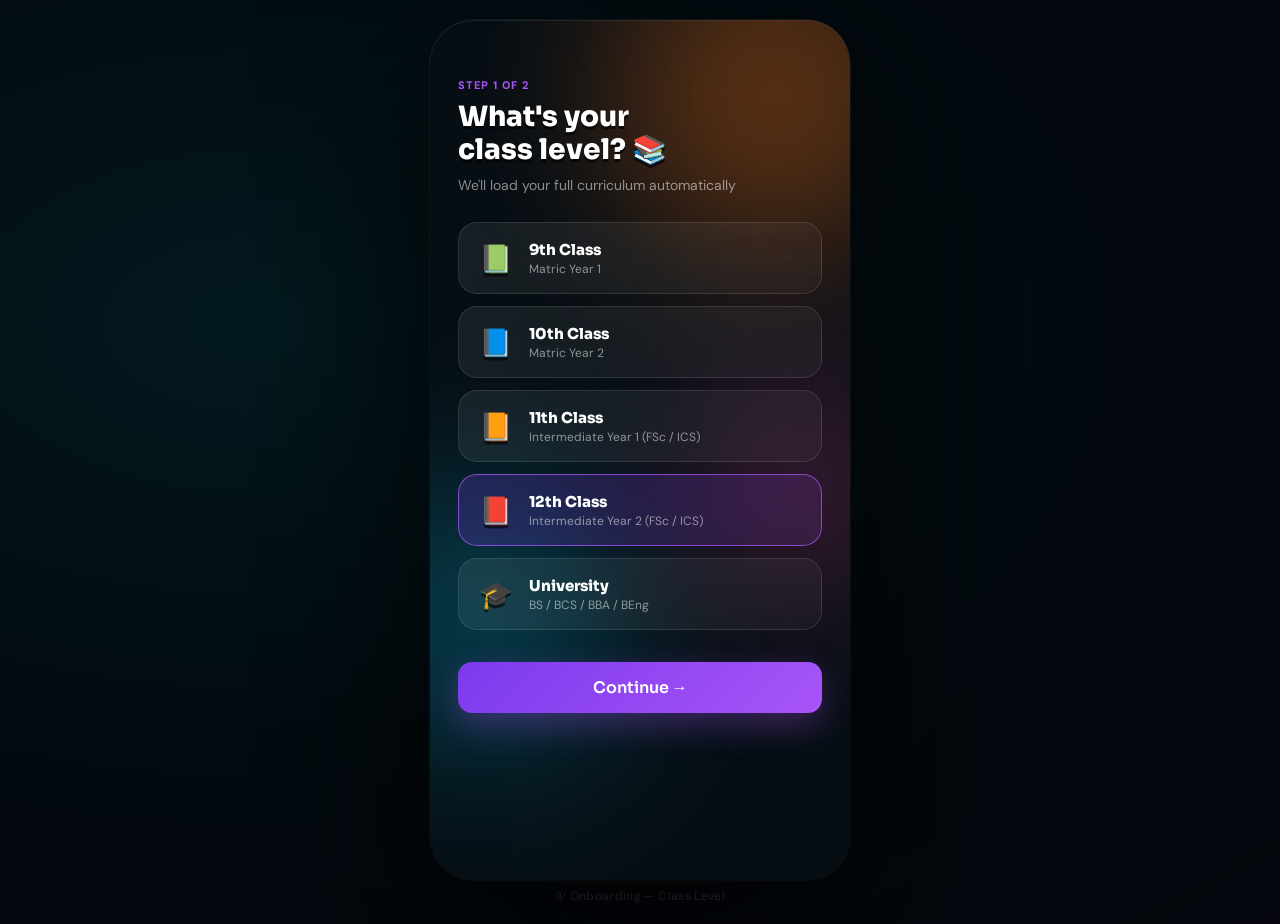
<file: analytics.html>
<!DOCTYPE html>
<html lang="en">
<head>
  <meta charset="UTF-8">
  <meta name="viewport" content="width=device-width, initial-scale=1.0">
  <title>EduMate Analytics</title>
  <meta http-equiv="refresh" content="0; url=dashboard.html">
</head>
<body>
  <script>window.location.replace('dashboard.html');</script>
</body>
</html>
</file>
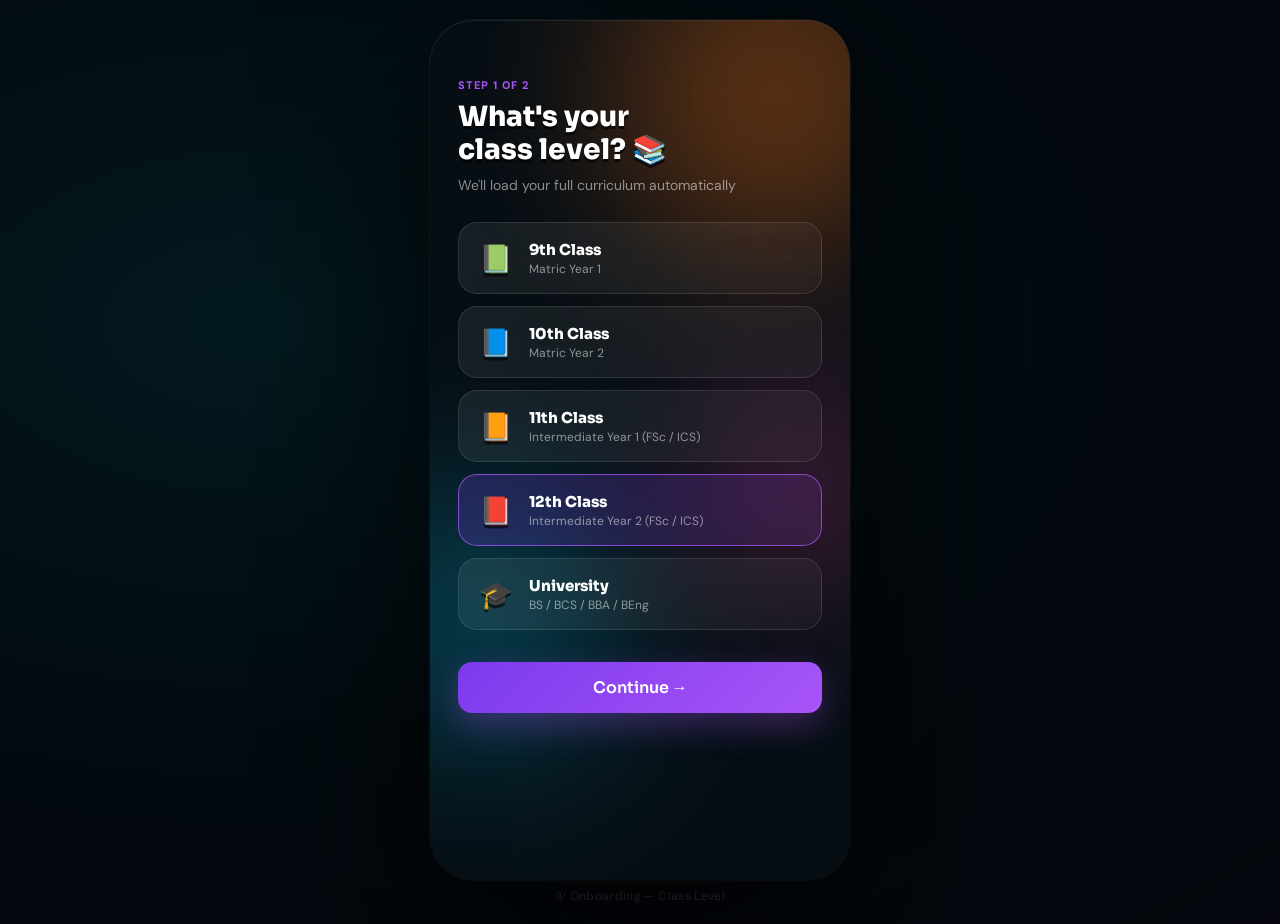
<file: dashboard.html>
<!DOCTYPE html>
<html lang="en">
<head>
  <meta charset="UTF-8">
  <meta name="viewport" content="width=device-width, initial-scale=1.0">
  <title>EduMate — Learning App</title>

  <link rel="preconnect" href="https://fonts.googleapis.com">
  <link rel="preconnect" href="https://fonts.gstatic.com" crossorigin>
  <link href="https://fonts.googleapis.com/css2?family=Sora:wght@300;400;500;600;700;800&family=DM+Sans:wght@300;400;500;600;700&display=swap" rel="stylesheet">
  <link rel="stylesheet" href="style.css">
</head>
<body>
<div id="app-wrap">
<div id="app">
  <div id="blobs" aria-hidden="true">
    <div class="blob" style="width:330px;height:330px;background:#F97316;top:-90px;right:-90px;opacity:.34"></div>
    <div class="blob" style="width:280px;height:280px;background:#0891B2;bottom:120px;left:-90px;opacity:.36"></div>
    <div class="blob" style="width:230px;height:230px;background:#EC4899;bottom:280px;right:-70px;opacity:.24"></div>
  </div>

  <section class="screen active" id="s-ob1">
    <div class="scroll-body onboarding-body">
      <div class="step-label">STEP 1 OF 2</div>
      <h1 class="title hero-title">What's your<br>class level? 📚</h1>
      <p class="sub hero-sub">We'll load your full curriculum automatically</p>
      <div class="lvl" onclick="pickLvl(this)" data-v="9th"><span class="emoji-book">📗</span><div><div class="lvl-title">9th Class</div><div class="sub lvl-sub">Matric Year 1</div></div></div>
      <div class="lvl" onclick="pickLvl(this)" data-v="10th"><span class="emoji-book">📘</span><div><div class="lvl-title">10th Class</div><div class="sub lvl-sub">Matric Year 2</div></div></div>
      <div class="lvl" onclick="pickLvl(this)" data-v="11th"><span class="emoji-book">📙</span><div><div class="lvl-title">11th Class</div><div class="sub lvl-sub">Intermediate Year 1 (FSc / ICS)</div></div></div>
      <div class="lvl on" onclick="pickLvl(this)" data-v="12th"><span class="emoji-book">📕</span><div><div class="lvl-title">12th Class</div><div class="sub lvl-sub">Intermediate Year 2 (FSc / ICS)</div></div></div>
      <div class="lvl" onclick="pickLvl(this)" data-v="uni"><span class="emoji-book">🎓</span><div><div class="lvl-title">University</div><div class="sub lvl-sub">BS / BCS / BBA / BEng</div></div></div>
      <button class="btn" style="margin-top:20px" onclick="goTo('s-ob2')">Continue →</button>
    </div>
  </section>

  <section class="screen" id="s-ob2">
    <div class="scroll-body onboarding-body">
      <div class="step-label">STEP 2 OF 2</div>
      <h1 class="title hero-title">Pick your<br>subjects ✏️</h1>
      <p class="sub hero-sub">Select all that apply — tap to toggle</p>
      <div class="subject-picker">
        <button class="sel-chip on" onclick="this.classList.toggle('on')">Physics</button>
        <button class="sel-chip on" onclick="this.classList.toggle('on')">Chemistry</button>
        <button class="sel-chip on" onclick="this.classList.toggle('on')">Biology</button>
        <button class="sel-chip on" onclick="this.classList.toggle('on')">Mathematics</button>
        <button class="sel-chip" onclick="this.classList.toggle('on')">Computer Science</button>
        <button class="sel-chip" onclick="this.classList.toggle('on')">English</button>
        <button class="sel-chip on" onclick="this.classList.toggle('on')">OOP with C#</button>
        <button class="sel-chip on" onclick="this.classList.toggle('on')">Data Structures</button>
        <button class="sel-chip" onclick="this.classList.toggle('on')">Urdu</button>
        <button class="sel-chip" onclick="this.classList.toggle('on')">Islamiat</button>
        <button class="sel-chip" onclick="this.classList.toggle('on')">Statistics</button>
        <button class="sel-chip" onclick="this.classList.toggle('on')">Pakistan Studies</button>
        <button class="sel-chip" onclick="this.classList.toggle('on')">PF with C++</button>
      </div>
      <button class="btn" onclick="goTo('s-dash');setNav('nav-home')">Start Learning →</button>
    </div>
  </section>

  <section class="screen" id="s-dash">
    <div class="scroll-body page-body">
      <div class="top-row">
        <div><div class="lbl">Good morning ☀️</div><h2 class="title page-title">Hello, Ayesha</h2></div>
        <button class="icon-btn notify" aria-label="Notifications"><svg width="20" height="20" viewBox="0 0 24 24" fill="none" stroke="currentColor" stroke-width="2" stroke-linecap="round"><path d="M18 8A6 6 0 006 8c0 7-3 9-3 9h18s-3-2-3-9"/><path d="M13.73 21a2 2 0 01-3.46 0"/></svg><span class="ndot"></span></button>
      </div>
      <div class="badges"><span class="streak-b">🔥 12 day streak</span><span class="xp-b">⚡ 2,840 XP</span></div>
      <article class="continue-card" onclick="goTo('s-study');setNav('nav-study')">
        <div class="lbl">Continue where you left off</div>
        <div class="continue-main"><div><h3>OOP with C#</h3><p>Ch.4 — Inheritance &amp; Polymorphism</p></div><span class="play-tile">▶</span></div>
        <div class="ptrack"><div class="pfill purple" style="width:68%"></div></div>
        <div class="progress-meta"><span>68% complete</span><strong>Chapter 4 / 6</strong></div>
      </article>
      <div class="live-card"><span><i></i>5 students studying now</span><em>3 from your group</em></div>
      <div class="lbl section-label">Your subjects</div>
      <div class="subjects-grid">
        <article class="sub-card blue" onclick="goTo('s-study');setNav('nav-study')"><div class="subject-icon">💻</div><h3>OOP (C#)</h3><p>6 chapters</p><div class="ptrack"><div class="pfill" style="width:68%;background:#3B82F6"></div></div></article>
        <article class="sub-card green"><div class="subject-icon">🧬</div><h3>Biology</h3><p>8 chapters</p><div class="ptrack"><div class="pfill" style="width:45%;background:#10B981"></div></div></article>
        <article class="sub-card amber"><div class="subject-icon">📐</div><h3>Mathematics</h3><p>10 chapters</p><div class="ptrack"><div class="pfill" style="width:30%;background:#F59E0B"></div></div></article>
        <article class="sub-card pink"><div class="subject-icon">⚗️</div><h3>Chemistry</h3><p>7 chapters</p><div class="ptrack"><div class="pfill" style="width:55%;background:#EC4899"></div></div></article>
      </div>
      <div class="lbl section-label">Global Leaderboard</div>
      <div class="lbi"><span>🥇</span><div class="av purple-av">A</div><div><h4>Ahmed Raza</h4><p>Physics · OOP</p></div><strong>4,210 XP</strong></div>
      <div class="lbi"><span>🥈</span><div class="av sky-av">S</div><div><h4>Sara Khan</h4><p>Biology · Chemistry</p></div><strong class="muted-score">3,870 XP</strong></div>
      <div class="lbi you"><span>#4</span><div class="av rose-av">Y</div><div><h4>You (Ayesha)</h4><p>OOP · Math · Bio</p></div><strong>2,840 XP</strong></div>
    </div>
  </section>

  <section class="screen" id="s-study">
    <div class="study-head"><div class="top-row left"><button class="icon-btn" onclick="goBack()" aria-label="Back">←</button><h2 class="title page-title">Study</h2></div><div class="chip-row" id="subfilter"><button class="chip on" onclick="filt(this,'oop')">OOP (C#)</button><button class="chip" onclick="filt(this,'bio')">Biology</button><button class="chip" onclick="filt(this,'math')">Mathematics</button><button class="chip" onclick="filt(this,'chem')">Chemistry</button></div></div>
    <div class="scroll-body study-body">
      <article class="ai-banner" role="button" tabindex="0" onclick="openStudyPlanner()" onkeydown="if(event.key==='Enter'||event.key===' '){event.preventDefault();openStudyPlanner()}">
        <div><strong>✨ AI Powered</strong><h3>Generate Study Plan</h3><p>Pick topics + time → get your locked AI roadmap</p></div><span>🤖</span>
      </article>
      <div id="study-planner" class="planner-panel hidden"></div>
      <div id="study-roadmap" class="roadmap-panel hidden"></div>
      <div id="chapter-list">
        <div class="lbl section-label" id="ch-label">OOP with C# — Chapters</div>
        <div id="ch-container"></div>
      </div>
    </div>
  </section>

  <section class="screen" id="s-focus">
    <div class="focus-body"><div class="top-row"><h2 class="title page-title">Focus Session</h2><span class="xp-b" id="xp-preview">⚡ +0 XP</span></div><div class="chip-row"><button class="chip on">OOP (C#)</button><button class="chip">Biology</button><button class="chip">Math</button><button class="chip">Chemistry</button></div><div class="timer-wrap"><svg width="220" height="220" viewBox="0 0 220 220"><defs><linearGradient id="tg" x1="0%" y1="0%" x2="100%" y2="0%"><stop offset="0%" stop-color="#7C3AED"/><stop offset="100%" stop-color="#EC4899"/></linearGradient></defs><circle cx="110" cy="110" r="95" fill="none" stroke="rgba(255,255,255,.07)" stroke-width="11"/><circle id="t-ring" cx="110" cy="110" r="95" fill="none" stroke="url(#tg)" stroke-width="11" stroke-linecap="round" stroke-dasharray="597" stroke-dashoffset="0" transform="rotate(-90 110 110)"/></svg><div><strong id="t-disp">25:00</strong><span id="t-lbl">Focus Time</span></div></div><div class="timer-controls"><button onclick="resetTimer()">↻</button><button class="timer-play" onclick="toggleTimer()" id="play-btn"><span id="play-ico">▶</span></button><button onclick="saveSession()">▣</button></div><div class="lbl section-label">Today's sessions</div><div class="session-list"><div><span><i class="green-dot"></i>Biology</span><em>2:00–4:00 PM · 2h</em></div><div><span><i class="blue-dot"></i>OOP (C#)</span><em>11:00–12:30 PM · 1.5h</em></div></div></div>
  </section>

  <section class="screen" id="s-analytics">
    <div class="scroll-body page-body"><h2 class="title page-title">Analytics</h2><p class="sub">Week of May 5–11, 2026</p><div class="mini-stats"><div class="mstat"><p>This week</p><strong>18.5h</strong></div><div class="mstat"><p>Streak</p><strong>🔥 12</strong></div><div class="mstat"><p>Quizzes</p><strong>24</strong></div></div><div class="lbl section-label">Daily Study Hours</div><div class="chart-card"><div id="bar-chart" class="bar-chart"></div><div class="days"><span>Mon</span><span>Tue</span><span>Wed</span><span>Thu</span><span>Fri</span><span>Sat</span><span>Sun</span></div></div><div class="lbl section-label">Subject breakdown</div><div id="subj-breakdown" class="breakdown"></div><div class="lbl section-label">XP Progress</div><div class="xp-card"><div><strong>2,840</strong><span>XP</span></div><p>Only 160 XP to reach Gold tier 🏆</p><div class="ptrack"><div class="pfill purple" style="width:95%"></div></div><div class="progress-meta"><span>Silver (2,000)</span><span>Gold (3,000)</span></div></div></div>
  </section>

  <nav id="bnav">
    <button class="ni on" id="nav-home" onclick="goTo('s-dash');setNav('nav-home')"><span>⌂</span><em>Home</em></button>
    <button class="ni" id="nav-study" onclick="goTo('s-study');setNav('nav-study')"><span>▱</span><em>Study</em></button>
    <button class="ni" id="nav-focus" onclick="goTo('s-focus');setNav('nav-focus')"><span>◷</span><em>Focus</em></button>
    <button class="ni" id="nav-analytics" onclick="goTo('s-analytics');setNav('nav-analytics')"><span>▥</span><em>Stats</em></button>
    <button class="ni" id="nav-groups" onclick="showGroups()"><span>♧</span><em>Groups</em></button>
  </nav>
</div>
<div id="scr-ind"></div>
</div>
<script src="app.js"></script>
</body>
</html>
</file>
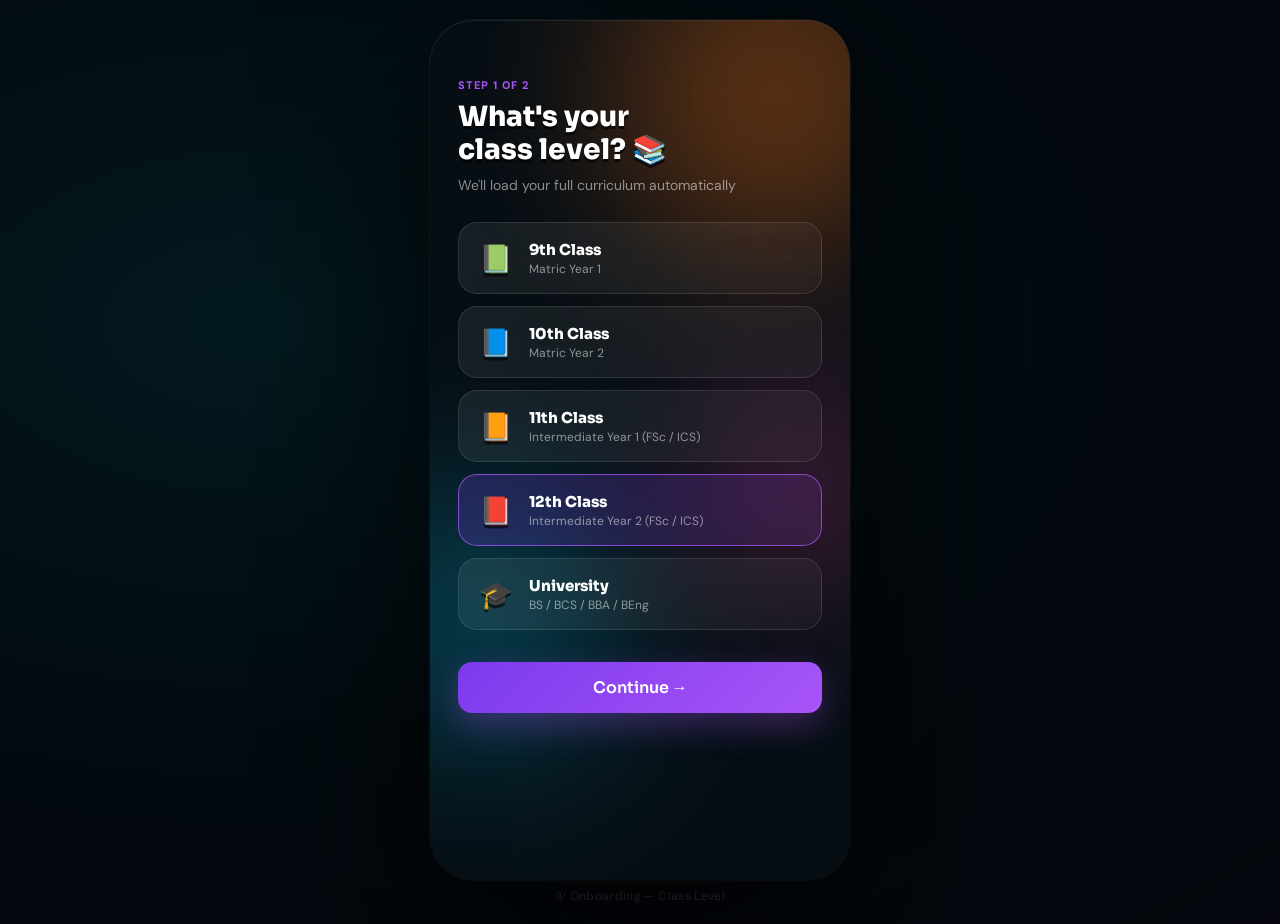
<file: focus.html>
<!DOCTYPE html>
<html lang="en">
<head>
  <meta charset="UTF-8">
  <meta name="viewport" content="width=device-width, initial-scale=1.0">
  <title>EduMate Focus</title>
  <meta http-equiv="refresh" content="0; url=dashboard.html">
</head>
<body>
  <script>window.location.replace('dashboard.html');</script>
</body>
</html>
</file>
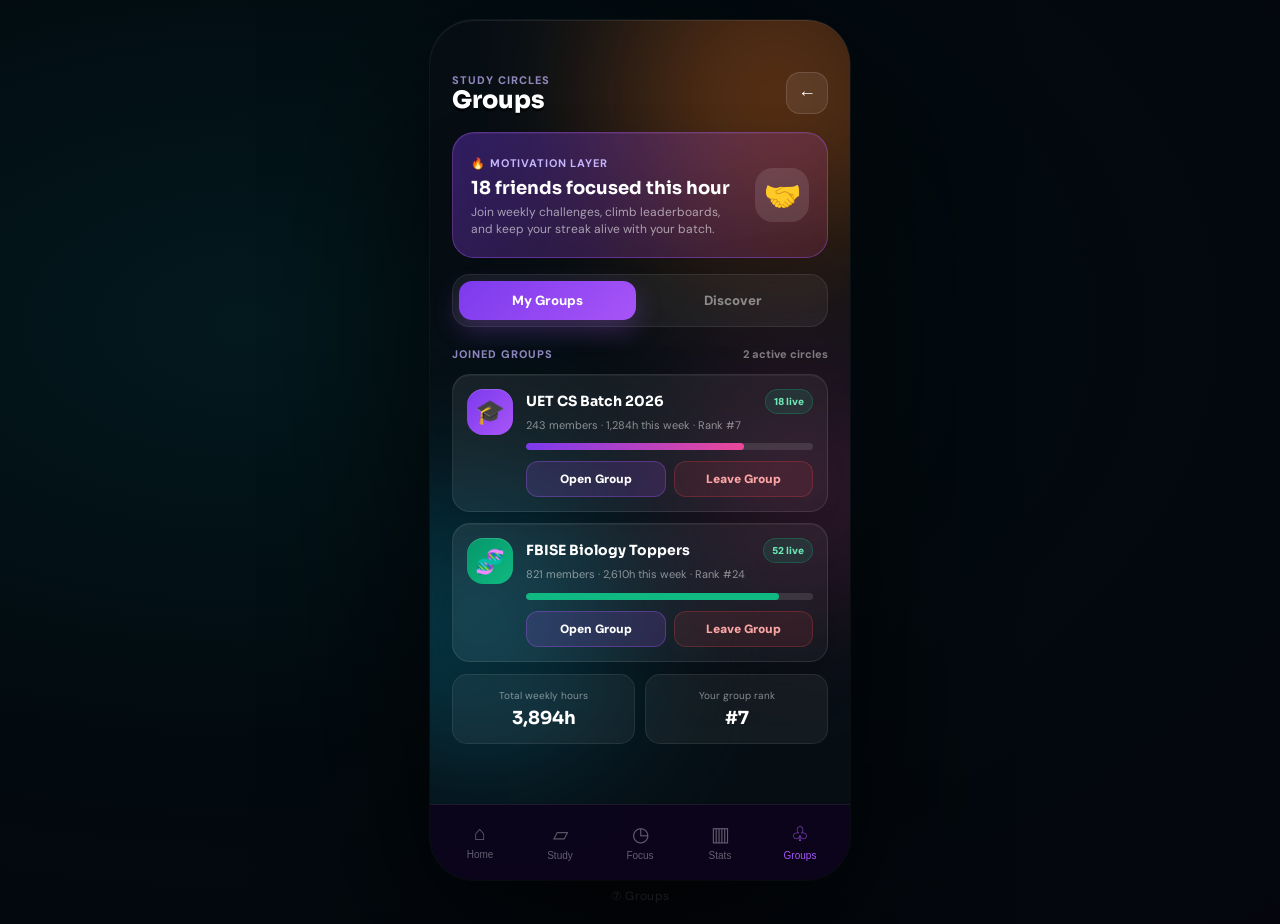
<file: groups.html>
<!DOCTYPE html>
<html lang="en">
<head>
  <meta charset="UTF-8">
  <meta name="viewport" content="width=device-width, initial-scale=1.0">
  <title>EduMate — Groups</title>

  <link rel="preconnect" href="https://fonts.googleapis.com">
  <link rel="preconnect" href="https://fonts.gstatic.com" crossorigin>
  <link href="https://fonts.googleapis.com/css2?family=Sora:wght@300;400;500;600;700;800&family=DM+Sans:wght@300;400;500;600;700&display=swap" rel="stylesheet">
  <link rel="stylesheet" href="style.css">
</head>
<body>
<div id="app-wrap">
<div id="app">
  <div id="blobs" aria-hidden="true">
    <div class="blob" style="width:330px;height:330px;background:#F97316;top:-90px;right:-90px;opacity:.34"></div>
    <div class="blob" style="width:280px;height:280px;background:#0891B2;bottom:120px;left:-90px;opacity:.36"></div>
    <div class="blob" style="width:230px;height:230px;background:#EC4899;bottom:280px;right:-70px;opacity:.24"></div>
  </div>

  <section class="screen active" id="s-groups">
    <div class="scroll-body page-body groups-body">
      <div class="top-row">
        <div>
          <div class="lbl">Study circles</div>
          <h1 class="title page-title">Groups</h1>
        </div>
        <button class="icon-btn" onclick="window.location.href='dashboard.html#dash'" aria-label="Back to dashboard">←</button>
      </div>

      <div class="groups-hero app-card">
        <div>
          <strong>🔥 Motivation layer</strong>
          <h3>18 friends focused this hour</h3>
          <p>Join weekly challenges, climb leaderboards, and keep your streak alive with your batch.</p>
        </div>
        <span>🤝</span>
      </div>

      <div class="group-tabs" role="tablist" aria-label="Groups sections">
        <button class="group-tab on" id="groups-tab-my" onclick="switchGroupsTab('my')">My Groups</button>
        <button class="group-tab" id="groups-tab-discover" onclick="switchGroupsTab('discover')">Discover</button>
      </div>

      <div id="groups-my" class="groups-panel">
        <div class="section-title-row"><div class="lbl section-label">Joined groups</div><span id="joined-count">2 active circles</span></div>
        <article class="group-card joined" data-group="uet">
          <div class="group-icon purple-av">🎓</div>
          <div class="group-main">
            <div class="group-card-head"><h3>UET CS Batch 2026</h3><span class="live-pill">18 live</span></div>
            <p>243 members · 1,284h this week · Rank #7</p>
            <div class="group-meter"><span style="width:76%"></span></div>
            <div class="group-actions"><button onclick="openGroupDetail('uet')">Open Group</button><button class="ghost-danger" onclick="leaveGroup(this)">Leave Group</button></div>
          </div>
        </article>

        <article class="group-card joined" data-group="bio">
          <div class="group-icon green-av">🧬</div>
          <div class="group-main">
            <div class="group-card-head"><h3>FBISE Biology Toppers</h3><span class="live-pill">52 live</span></div>
            <p>821 members · 2,610h this week · Rank #24</p>
            <div class="group-meter"><span style="width:88%;background:#10B981"></span></div>
            <div class="group-actions"><button onclick="openGroupDetail('bio')">Open Group</button><button class="ghost-danger" onclick="leaveGroup(this)">Leave Group</button></div>
          </div>
        </article>

        <div class="group-mini-grid">
          <div class="group-stat-tile"><span>Total weekly hours</span><strong>3,894h</strong></div>
          <div class="group-stat-tile"><span>Your group rank</span><strong>#7</strong></div>
        </div>
      </div>

      <div id="groups-discover" class="groups-panel hidden">
        <div class="search-wrap"><span>⌕</span><input id="group-search" class="inp" type="search" placeholder="Search 9th Biology, FAST CS, OOP C#..." oninput="filterGroups()"></div>
        <div class="discover-filters">
          <button class="chip on" onclick="setGroupFilter(this,'all')">All</button>
          <button class="chip" onclick="setGroupFilter(this,'level')">Education Level</button>
          <button class="chip" onclick="setGroupFilter(this,'university')">University</button>
          <button class="chip" onclick="setGroupFilter(this,'subject')">Subject</button>
          <button class="chip" onclick="setGroupFilter(this,'board')">Board</button>
          <button class="chip" onclick="setGroupFilter(this,'public')">Public</button>
          <button class="chip" onclick="setGroupFilter(this,'private')">Private</button>
        </div>

        <div class="section-title-row"><div class="lbl section-label">Recommended for you</div><span id="discover-count">5 groups found</span></div>
        <div id="discover-list">
          <article class="group-card discover" data-group="oop" data-filter="subject public" data-search="oop c# programming object oriented">
            <div class="group-icon blue-av">💻</div>
            <div class="group-main"><div class="group-card-head"><h3>OOP C# Night Coders</h3><span class="activity-score">94%</span></div><p>1,120 members · 3,420 weekly hours · Public</p><div class="group-actions"><button onclick="joinGroup(this)">Join Group</button><button class="ghost" onclick="openGroupDetail('oop')">Preview</button></div></div>
          </article>
          <article class="group-card discover" data-group="fast" data-filter="university public" data-search="fast cs computer science university">
            <div class="group-icon orange-av">🏫</div>
            <div class="group-main"><div class="group-card-head"><h3>FAST CS Prep Circle</h3><span class="activity-score">89%</span></div><p>678 members · 1,980 weekly hours · Public</p><div class="group-actions"><button onclick="joinGroup(this)">Join Group</button><button class="ghost" onclick="openGroupDetail('fast')">Preview</button></div></div>
          </article>
          <article class="group-card discover" data-group="bio9" data-filter="level board subject public" data-search="9th biology fbise board matric">
            <div class="group-icon green-av">🌱</div>
            <div class="group-main"><div class="group-card-head"><h3>9th Biology Sprint</h3><span class="activity-score">86%</span></div><p>342 members · 940 weekly hours · Public</p><div class="group-actions"><button onclick="joinGroup(this)">Join Group</button><button class="ghost" onclick="openGroupDetail('bio9')">Preview</button></div></div>
          </article>
          <article class="group-card discover" data-group="entry" data-filter="university public" data-search="uet entry test engineering ecat">
            <div class="group-icon rose-av">🚀</div>
            <div class="group-main"><div class="group-card-head"><h3>UET Entry Test Warriors</h3><span class="activity-score">91%</span></div><p>2,034 members · 5,110 weekly hours · Public</p><div class="group-actions"><button onclick="joinGroup(this)">Join Group</button><button class="ghost" onclick="openGroupDetail('entry')">Preview</button></div></div>
          </article>
          <article class="group-card discover" data-group="chem12" data-filter="level subject private" data-search="12th chemistry private fsc board">
            <div class="group-icon orange-av">⚗️</div>
            <div class="group-main"><div class="group-card-head"><h3>12th Chemistry Private Pod</h3><span class="activity-score">78%</span></div><p>96 members · 410 weekly hours · Private</p><div class="group-actions"><button onclick="joinGroup(this)">Request Join</button><button class="ghost" onclick="openGroupDetail('chem12')">Preview</button></div></div>
          </article>
        </div>
        <div id="discover-empty" class="empty-state hidden"><strong>No circles found</strong><p>Try another keyword or filter to discover more study friends.</p></div>
      </div>
    </div>
  </section>

  <section class="screen" id="s-group-detail">
    <div class="scroll-body page-body groups-body">
      <div class="top-row left">
        <button class="icon-btn" onclick="showGroupsList()" aria-label="Back to groups">←</button>
        <div><div class="lbl">Group detail</div><h2 class="title page-title" id="detail-title">UET CS Batch 2026</h2></div>
      </div>

      <article class="detail-hero">
        <div class="detail-banner">🎓</div>
        <div class="detail-copy">
          <p id="detail-desc">Computer science batch group for OOP, DSA, exams, and daily focus sessions.</p>
          <div class="detail-stats"><span>243 members</span><span>1,284h this week</span><span>Very active</span></div>
        </div>
      </article>

      <article class="live-panel">
        <div class="panel-head"><div><span class="pulse-dot"></span><strong>12 members currently focusing</strong></div><em>Privacy-first live activity</em></div>
        <div class="activity-feed"><p>• Ali started OOP session</p><p>• Sara completed Biology quiz</p><p>• Hamza earned 120 XP</p></div>
        <div class="focus-dist">
          <div><span>OOP</span><strong>5 students</strong><div class="ptrack"><div class="pfill" style="width:72%;background:#A855F7"></div></div></div>
          <div><span>Biology</span><strong>3 students</strong><div class="ptrack"><div class="pfill" style="width:44%;background:#10B981"></div></div></div>
          <div><span>DSA</span><strong>4 students</strong><div class="ptrack"><div class="pfill" style="width:58%;background:#3B82F6"></div></div></div>
        </div>
      </article>

      <div class="leaderboard-card">
        <div class="panel-head"><strong>Group Leaderboard</strong><em>Weekly reset every Monday</em></div>
        <div class="leader-tabs"><button class="on" onclick="setLeaderboardTab(this,'weekly')">Weekly</button><button onclick="setLeaderboardTab(this,'monthly')">Monthly</button><button onclick="setLeaderboardTab(this,'alltime')">All-time</button></div>
        <div id="group-leaderboard"></div>
      </div>

      <div class="lbl section-label">Members</div>
      <div class="member-list">
        <div><span class="av purple-av">A</span><div><strong>Ali Raza</strong><p>#1 · Online now</p></div><em>Top performer</em></div>
        <div><span class="av sky-av">S</span><div><strong>Sara Khan</strong><p>#2 · Online now</p></div><em>Quiz streak</em></div>
        <div><span class="av rose-av">Y</span><div><strong>You (Ayesha)</strong><p>#3 · Focusing</p></div><em>10,120 XP</em></div>
        <div><span class="av green-av">H</span><div><strong>Hamza</strong><p>#8 · Offline</p></div><em>DSA</em></div>
      </div>

      <div class="lbl section-label">Group statistics</div>
      <div class="group-mini-grid three">
        <div class="group-stat-tile"><span>Total study time</span><strong>1,284h</strong></div>
        <div class="group-stat-tile"><span>Most studied</span><strong>OOP</strong></div>
        <div class="group-stat-tile"><span>Peak time</span><strong>9 PM</strong></div>
      </div>

      <div class="lbl section-label">Challenges</div>
      <div class="challenge-card"><div><strong>7-Day OOP Sprint</strong><p>Complete 5 focus sessions + 3 quizzes before Sunday.</p></div><span>68%</span></div>
      <div class="challenge-card"><div><strong>Flashcard Marathon</strong><p>Group target: 4,000 reviewed cards this week.</p></div><span>2.9k</span></div>
    </div>
  </section>

  <nav id="bnav" style="display:flex">
    <button class="ni" onclick="window.location.href='dashboard.html#dash'"><span>⌂</span><em>Home</em></button>
    <button class="ni" onclick="window.location.href='dashboard.html#study'"><span>▱</span><em>Study</em></button>
    <button class="ni" onclick="window.location.href='dashboard.html#focus'"><span>◷</span><em>Focus</em></button>
    <button class="ni" onclick="window.location.href='dashboard.html#analytics'"><span>▥</span><em>Stats</em></button>
    <button class="ni on"><span>♧</span><em>Groups</em></button>
  </nav>
</div>
<div id="scr-ind">⑦ Groups</div>
<div id="group-toast" role="status" aria-live="polite"></div>
</div>
<script src="groups.js"></script>
</body>
</html>
</file>
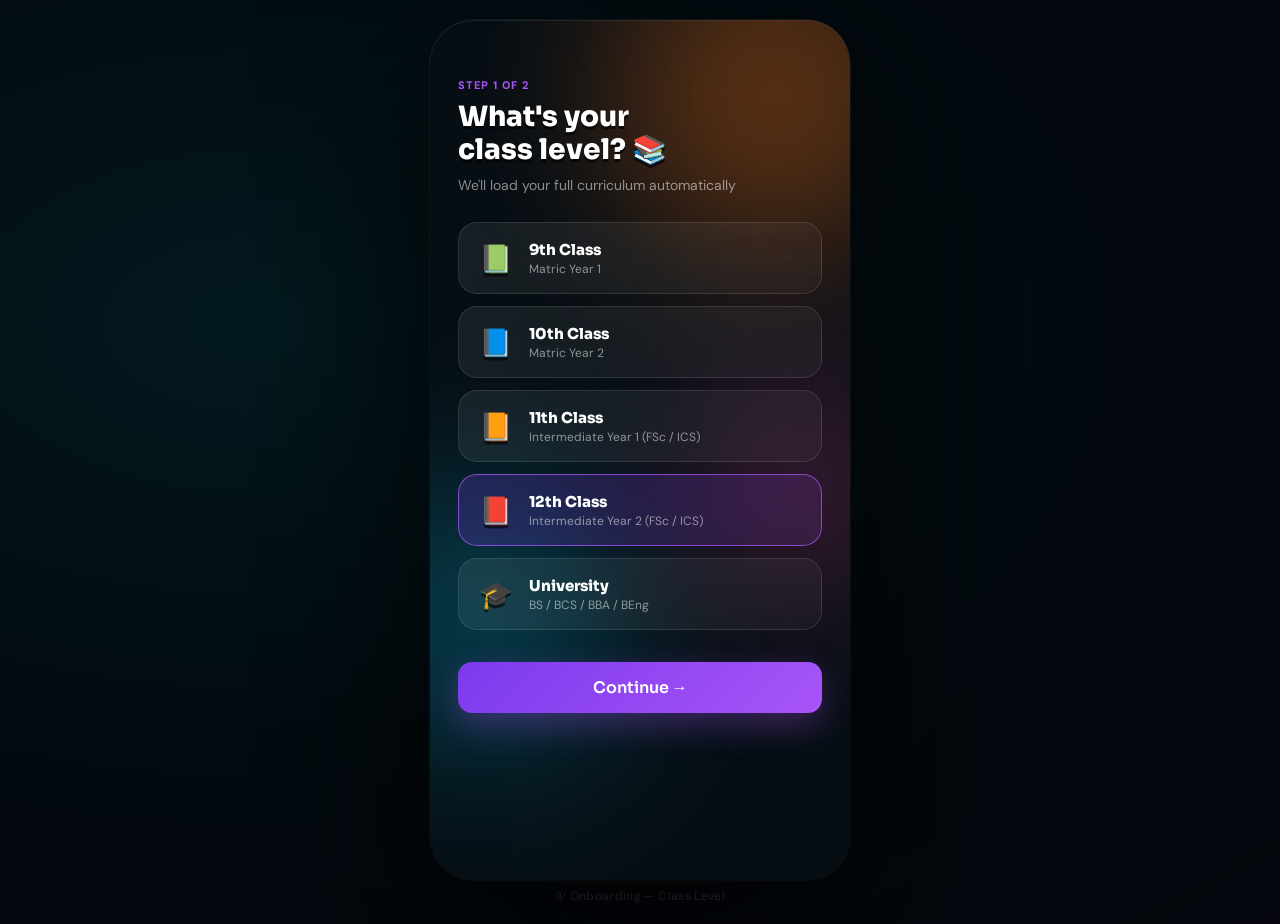
<file: study.html>
<!DOCTYPE html>
<html lang="en">
<head>
  <meta charset="UTF-8">
  <meta name="viewport" content="width=device-width, initial-scale=1.0">
  <title>EduMate Study</title>
  <meta http-equiv="refresh" content="0; url=dashboard.html">
</head>
<body>
  <script>window.location.replace('dashboard.html');</script>
</body>
</html>
</file>
<file: style.css>
*{
  margin:0;
  padding:0;
  box-sizing:border-box;
  -webkit-tap-highlight-color:transparent;
}

body{
  font-family:'DM Sans',sans-serif;
  background:radial-gradient(ellipse at 20% 35%,#03191e 0%,#020a0f 50%,#05060d 100%);
  min-height:100vh;
  display:flex;
  align-items:center;
  justify-content:center;
  padding:20px;
}

#app-wrap{
  display:flex;
  flex-direction:column;
  align-items:center;
}

#app{
  width:420px;
  height:860px;
  position:relative;
  overflow:hidden;
  border-radius:44px;
  background:#060E14;
  box-shadow:0 60px 180px rgba(0,0,0,0.9),0 0 0 1px rgba(255,255,255,0.06),inset 0 1px 0 rgba(255,255,255,0.08);
}

#blobs{
  position:absolute;
  inset:0;
  overflow:hidden;
}

.blob,
.auth-blob{
  position:absolute;
  border-radius:50%;
  filter:blur(80px);
}

.screen{
  position:absolute;
  inset:0;
  display:flex;
  flex-direction:column;
}

.auth-container{
  flex:1;
  display:flex;
  flex-direction:column;
  justify-content:center;
  padding:32px 28px;
  position:relative;
  z-index:2;
}

.logo-wrap{
  text-align:center;
  margin-bottom:36px;
}

.logo-box{
  display:inline-flex;
  align-items:center;
  justify-content:center;
  width:64px;
  height:64px;
  background:linear-gradient(135deg,#0369A1,#0EA5E9);
  border-radius:20px;
  margin-bottom:14px;
  box-shadow:0 8px 32px rgba(14,165,233,.45);
}

.title{
  font-family:'Sora',sans-serif;
  font-weight:800;
  color:white;
}

.title.big{
  font-size:30px;
}

.title span{
  color:#0EA5E9;
}

.sub{
  color:rgba(255,255,255,.52);
  font-size:14px;
}

.tabs{
  display:flex;
  margin-bottom:26px;
  border-bottom:1px solid rgba(255,255,255,.09);
}

.tab-btn{
  flex:1;
  padding:11px;
  background:none;
  border:none;
  color:rgba(255,255,255,.4);
  font-family:'Sora',sans-serif;
  font-size:15px;
  font-weight:600;
  cursor:pointer;
  border-bottom:2px solid transparent;
}

.tab-btn.on{
  color:white;
  border-bottom-color:#0EA5E9;
}

.input-wrap{
  margin-bottom:14px;
}

.inp{
  width:100%;
  padding:14px 16px;
  background:rgba(255,255,255,0.07);
  border:1px solid rgba(255,255,255,0.12);
  border-radius:14px;
  color:white;
  font-size:15px;
  outline:none;
}

.inp::placeholder{
  color:rgba(255,255,255,.32);
}

.inp:focus{
  border-color:rgba(14,165,233,.65);
}

.btn{
  width:100%;
  padding:15px;
  background:linear-gradient(135deg,#0369A1,#0EA5E9);
  border:none;
  border-radius:14px;
  color:white;
  font-family:'Sora',sans-serif;
  font-size:16px;
  font-weight:600;
  cursor:pointer;
  box-shadow:0 8px 32px rgba(14,165,233,.32);
}

.btn-ghost{
  width:100%;
  padding:13px;
  background:rgba(255,255,255,.07);
  border:1px solid rgba(255,255,255,.13);
  border-radius:12px;
  color:white;
  font-size:14px;
  cursor:pointer;
}

.or-divider{
  text-align:center;
  margin:20px 0;
  color:rgba(255,255,255,.28);
  font-size:13px;
}

.status{
  margin-top:15px;
  text-align:center;
  font-size:13px;
  color:#0EA5E9;
}

@media(max-width:480px){
  #app{
    width:100%;
    height:100vh;
    border-radius:0;
  }

  body{
    padding:0;
  }
}

/* Reference app theme */
.scroll-body{
  flex:1;
  overflow-y:auto;
  position:relative;
  z-index:1;
  scrollbar-width:none;
}
.scroll-body::-webkit-scrollbar,
.chip-row::-webkit-scrollbar{display:none;}
.onboarding-body{padding:58px 28px 32px;}
.page-body{padding:52px 22px 96px;}
.step-label,.lbl{
  color:rgba(196,181,253,.72);
  font-size:11px;
  font-weight:800;
  letter-spacing:.09em;
  text-transform:uppercase;
}
.step-label{color:#A855F7;margin-bottom:8px;}
.hero-title{font-size:28px;line-height:1.18;margin-bottom:10px;text-shadow:0 3px 0 rgba(0,0,0,.65);}
.hero-sub{font-size:14px;margin-bottom:28px;}
.lvl{
  display:flex;
  align-items:center;
  gap:16px;
  width:100%;
  min-height:72px;
  margin-bottom:12px;
  padding:16px 20px;
  border:1px solid rgba(255,255,255,.11);
  border-radius:19px;
  background:linear-gradient(135deg,rgba(255,255,255,.075),rgba(255,255,255,.035));
  cursor:pointer;
  transition:.18s ease;
}
.lvl.on,.lvl:hover{background:linear-gradient(135deg,rgba(124,58,237,.24),rgba(168,85,247,.13));border-color:rgba(168,85,247,.75);}
.emoji-book{font-size:27px;line-height:1;filter:drop-shadow(0 3px 0 rgba(0,0,0,.65));}
.lvl-title{color:white;font-size:15px;font-weight:800;font-family:'Sora',sans-serif;}
.lvl-sub{font-size:12px;margin-top:2px;}
.subject-picker{display:flex;flex-wrap:wrap;gap:10px;margin-bottom:28px;}
.sel-chip,.chip{
  border:1px solid rgba(255,255,255,.14);
  background:rgba(255,255,255,.07);
  color:rgba(255,255,255,.64);
  border-radius:14px;
  padding:11px 18px;
  font-family:'DM Sans',sans-serif;
  font-size:14px;
  font-weight:800;
  cursor:pointer;
}
.sel-chip.on,.chip.on{background:rgba(124,58,237,.34);border-color:#A855F7;color:white;box-shadow:inset 0 0 18px rgba(168,85,247,.12);}
.btn{background:linear-gradient(135deg,#7C3AED,#A855F7);box-shadow:0 12px 34px rgba(168,85,247,.32);border-radius:14px;}
.logo-box{background:linear-gradient(135deg,#7C3AED,#A855F7);box-shadow:0 8px 32px rgba(168,85,247,.45);}
.title span,.status{color:#A855F7;}
.tab-btn.on{border-bottom-color:#A855F7;}
.inp:focus{border-color:rgba(168,85,247,.65);}
.top-row{display:flex;align-items:center;justify-content:space-between;margin-bottom:18px;gap:12px;}
.top-row.left{justify-content:flex-start;margin-bottom:16px;}
.page-title{font-size:24px;line-height:1.1;text-shadow:0 3px 0 rgba(0,0,0,.6);}
.icon-btn{width:42px;height:42px;display:grid;place-items:center;background:rgba(255,255,255,.08);border:1px solid rgba(255,255,255,.12);border-radius:14px;color:white;cursor:pointer;font-size:18px;position:relative;}
.notify{color:rgba(255,255,255,.65);}.ndot{position:absolute;right:8px;top:8px;width:7px;height:7px;background:#F97316;border-radius:50%;}
.badges{display:flex;gap:10px;flex-wrap:wrap;margin-bottom:18px;}.streak-b,.xp-b{display:inline-flex;align-items:center;gap:4px;padding:7px 12px;border-radius:999px;font-size:12px;font-weight:800;}.streak-b{color:#FBBF24;background:rgba(245,158,11,.1);border:1px solid rgba(245,158,11,.28);}.xp-b{color:#C084FC;background:rgba(168,85,247,.13);border:1px solid rgba(168,85,247,.32);}
.continue-card{padding:18px;border-radius:20px;background:linear-gradient(135deg,rgba(124,58,237,.34),rgba(168,85,247,.16));border:1px solid rgba(168,85,247,.38);margin-bottom:16px;cursor:pointer;}
.continue-main{display:flex;align-items:center;justify-content:space-between;margin:8px 0 13px;}.continue-main h3{color:white;font-family:'Sora';font-size:17px}.continue-main p{color:rgba(255,255,255,.52);font-size:13px;margin-top:3px}.play-tile{width:44px;height:44px;border-radius:14px;background:#A855F7;display:grid;place-items:center;color:white;box-shadow:0 8px 24px rgba(168,85,247,.35);}
.ptrack{height:7px;background:rgba(255,255,255,.12);border-radius:999px;overflow:hidden}.pfill{height:100%;border-radius:999px}.purple{background:linear-gradient(90deg,#7C3AED,#A855F7,#EC4899)}.progress-meta{display:flex;justify-content:space-between;margin-top:7px;color:rgba(255,255,255,.48);font-size:12px}.progress-meta strong{color:#A855F7;font-size:12px;}
.live-card{display:flex;justify-content:space-between;align-items:center;gap:10px;padding:13px 16px;margin-bottom:18px;border-radius:14px;background:rgba(16,185,129,.08);border:1px solid rgba(16,185,129,.24);}.live-card span{color:#10B981;font-size:14px;font-weight:800}.live-card i{display:inline-block;width:8px;height:8px;background:#10B981;border-radius:50%;box-shadow:0 0 8px #10B981;margin-right:8px}.live-card em{font-style:normal;color:rgba(255,255,255,.4);font-size:12px;}
.section-label{margin:18px 0 13px}.subjects-grid{display:grid;grid-template-columns:1fr 1fr;gap:11px;margin-bottom:20px}.sub-card{min-height:126px;border-radius:16px;padding:16px;cursor:pointer}.sub-card h3{color:white;font-family:'Sora';font-size:14px}.sub-card p{color:rgba(255,255,255,.52);font-size:11px;margin:3px 0 12px}.subject-icon{font-size:24px;margin-bottom:9px}.blue{background:linear-gradient(135deg,rgba(59,130,246,.24),rgba(37,99,235,.13));border:1px solid rgba(59,130,246,.3)}.green{background:linear-gradient(135deg,rgba(16,185,129,.24),rgba(5,150,105,.13));border:1px solid rgba(16,185,129,.3)}.amber{background:linear-gradient(135deg,rgba(245,158,11,.24),rgba(217,119,6,.13));border:1px solid rgba(245,158,11,.3)}.pink{background:linear-gradient(135deg,rgba(236,72,153,.24),rgba(219,39,119,.13));border:1px solid rgba(236,72,153,.3)}
.lbi{display:flex;align-items:center;gap:10px;padding:12px 13px;margin-bottom:8px;background:rgba(255,255,255,.045);border:1px solid rgba(255,255,255,.07);border-radius:14px}.lbi div:nth-child(3){flex:1}.lbi h4{color:white;font-size:14px}.lbi p{color:rgba(255,255,255,.42);font-size:11px}.lbi strong{color:#FBBF24;font-size:13px}.lbi .muted-score{color:rgba(255,255,255,.55)}.lbi.you{background:rgba(168,85,247,.1);border-color:rgba(168,85,247,.22)}.av{width:30px;height:30px;border-radius:10px;display:grid;place-items:center;color:white;font-weight:800}.purple-av{background:linear-gradient(135deg,#7C3AED,#A855F7)}.sky-av{background:linear-gradient(135deg,#0EA5E9,#38BDF8)}.rose-av{background:linear-gradient(135deg,#EC4899,#F43F5E)}
.study-head{padding:52px 22px 0;position:relative;z-index:3}.chip-row{display:flex;gap:9px;overflow-x:auto;padding-bottom:3px}.chip{font-size:12px;padding:9px 15px;white-space:nowrap}.study-body{padding:18px 22px 96px}.ai-banner{display:flex;align-items:center;justify-content:space-between;padding:17px;border-radius:18px;background:linear-gradient(135deg,rgba(124,58,237,.34),rgba(168,85,247,.18));border:1px solid rgba(168,85,247,.4);}.ai-banner strong{color:#C4B5FD;font-size:11px;text-transform:uppercase;letter-spacing:.08em}.ai-banner h3{color:white;font-family:'Sora';font-size:15px;margin-top:3px}.ai-banner p{color:rgba(255,255,255,.52);font-size:12px;margin-top:3px}.ai-banner span{font-size:30px}.ch{padding:13px;margin-bottom:9px;border-radius:14px;background:rgba(255,255,255,.045);border:1px solid rgba(255,255,255,.09);cursor:pointer}.ch-top{display:flex;align-items:center;justify-content:space-between;gap:10px}.ch-left{display:flex;align-items:center;gap:11px}.ch-num{width:30px;height:30px;border-radius:10px;background:rgba(255,255,255,.06);border:1px solid rgba(255,255,255,.1);display:grid;place-items:center;color:white;font-size:13px;font-weight:800}.ch-num.done{background:rgba(16,185,129,.18);border-color:rgba(16,185,129,.3);color:#10B981}.ch h4{color:white;font-size:13px}.ch p{color:rgba(255,255,255,.52);font-size:11px}.ch-actions{margin-top:14px;padding-top:13px;border-top:1px solid rgba(255,255,255,.07);display:grid;grid-template-columns:1fr 1fr;gap:7px}.ch-actions button{padding:10px;border-radius:12px;font-size:13px;font-weight:800;cursor:pointer;font-family:'DM Sans';}.note{background:rgba(168,85,247,.14);border:1px solid rgba(168,85,247,.28);color:#C4B5FD}.flash{background:rgba(59,130,246,.14);border:1px solid rgba(59,130,246,.28);color:#93C5FD}.quiz{background:rgba(16,185,129,.14);border:1px solid rgba(16,185,129,.28);color:#6EE7B7}.ask{background:rgba(245,158,11,.14);border:1px solid rgba(245,158,11,.28);color:#FCD34D}.wide{grid-column:1/-1;background:rgba(255,255,255,.06);border:1px solid rgba(255,255,255,.11);color:white;}.wide.past{background:rgba(168,85,247,.14);border-color:rgba(168,85,247,.3);color:#C4B5FD;}
.focus-body{padding:52px 22px 96px;position:relative;z-index:1;height:100%;}.timer-wrap{position:relative;width:220px;height:220px;margin:24px auto}.timer-wrap svg{position:absolute;inset:0}.timer-wrap>div{position:absolute;inset:0;display:grid;place-items:center;align-content:center}.timer-wrap strong{color:white;font-family:'Sora';font-size:42px;letter-spacing:-2px}.timer-wrap span{color:#93C5FD;font-size:12px}.timer-controls{display:flex;align-items:center;justify-content:center;gap:18px;margin-bottom:24px}.timer-controls button{width:50px;height:50px;border-radius:50%;border:1px solid rgba(255,255,255,.14);background:rgba(255,255,255,.08);color:white;cursor:pointer;font-size:18px}.timer-controls .timer-play{width:70px;height:70px;background:linear-gradient(135deg,#7C3AED,#A855F7);border:none;box-shadow:0 12px 34px rgba(168,85,247,.45)}.session-list{display:flex;flex-direction:column;gap:8px}.session-list div{display:flex;justify-content:space-between;align-items:center;padding:11px 14px;border-radius:12px;background:rgba(255,255,255,.045)}.session-list span{color:white;font-size:14px;font-weight:800}.session-list em{color:rgba(255,255,255,.45);font-size:12px;font-style:normal}.green-dot,.blue-dot{display:inline-block;width:8px;height:8px;border-radius:50%;margin-right:9px}.green-dot{background:#10B981}.blue-dot{background:#3B82F6}
.mini-stats{display:grid;grid-template-columns:repeat(3,1fr);gap:9px;margin:20px 0 22px}.mstat{padding:14px 8px;border-radius:12px;text-align:center;background:rgba(255,255,255,.055);border:1px solid rgba(255,255,255,.09)}.mstat p{color:rgba(255,255,255,.52);font-size:11px}.mstat strong{color:white;font-family:'Sora';font-size:21px}.chart-card{padding:18px 14px;border-radius:20px;background:rgba(255,255,255,.04);border:1px solid rgba(255,255,255,.08);}.bar-chart{height:110px;display:flex;align-items:flex-end;justify-content:space-between;gap:6px}.wbar-wrap{flex:1;height:100%;display:flex;flex-direction:column;align-items:center;justify-content:flex-end;gap:5px}.wbar-wrap em{font-style:normal;color:rgba(255,255,255,.45);font-size:10px}.wbar{width:100%;max-width:35px;border-radius:6px 6px 3px 3px}.days{display:flex;justify-content:space-between;margin-top:9px}.days span{color:rgba(255,255,255,.52);font-size:11px}.breakdown{display:flex;flex-direction:column;gap:13px}.breakdown-row>div:first-child{display:flex;justify-content:space-between;margin-bottom:7px}.breakdown strong{color:white;font-size:14px}.breakdown span{color:rgba(255,255,255,.52);font-size:12px}.xp-card{padding:20px;border-radius:16px;background:rgba(255,255,255,.04);border:1px solid rgba(255,255,255,.08)}.xp-card strong{font-family:'Sora';font-size:30px;color:white}.xp-card span{color:#A855F7;font-weight:800;margin-left:7px}.xp-card p{color:rgba(255,255,255,.52);font-size:13px;margin:5px 0 13px}
#bnav{display:none;position:absolute;left:0;right:0;bottom:0;height:76px;background:rgba(12,5,28,.94);border-top:1px solid rgba(255,255,255,.08);z-index:10;align-items:center;justify-content:space-around;padding:7px 10px 10px;backdrop-filter:blur(18px)}.ni{background:none;border:none;color:rgba(255,255,255,.36);display:flex;flex-direction:column;align-items:center;gap:4px;font-size:20px;cursor:pointer;min-width:58px}.ni em{font-style:normal;font-size:10px}.ni.on{color:#A855F7}#scr-ind{margin-top:8px;color:rgba(255,255,255,.22);font-size:12px;letter-spacing:.03em}
@media(max-width:480px){.page-body,.focus-body{padding-top:38px}.study-head{padding-top:38px}.onboarding-body{padding-top:44px}}
.screen{display:none;}
.screen.active{display:flex;}

/* Groups page */
.hidden{display:none!important;}
.groups-body{padding-bottom:108px;}
.app-card,
.group-card,
.live-panel,
.leaderboard-card,
.detail-hero,
.challenge-card,
.empty-state{
  border:1px solid rgba(255,255,255,.09);
  background:linear-gradient(135deg,rgba(255,255,255,.075),rgba(255,255,255,.035));
  box-shadow:inset 0 1px 0 rgba(255,255,255,.05),0 18px 48px rgba(0,0,0,.18);
}
.groups-hero{
  display:flex;
  align-items:center;
  justify-content:space-between;
  gap:16px;
  padding:18px;
  border-radius:22px;
  background:linear-gradient(135deg,rgba(124,58,237,.36),rgba(236,72,153,.14));
  border-color:rgba(168,85,247,.38);
  margin-bottom:16px;
}
.groups-hero strong{color:#C4B5FD;font-size:11px;text-transform:uppercase;letter-spacing:.08em;}
.groups-hero h3{color:white;font-family:'Sora',sans-serif;font-size:18px;margin:5px 0 5px;}
.groups-hero p{color:rgba(255,255,255,.58);font-size:12px;line-height:1.45;}
.groups-hero>span{width:54px;height:54px;display:grid;place-items:center;border-radius:18px;background:rgba(255,255,255,.11);font-size:30px;flex:0 0 auto;}
.group-tabs{display:grid;grid-template-columns:1fr 1fr;gap:9px;padding:6px;background:rgba(255,255,255,.055);border:1px solid rgba(255,255,255,.08);border-radius:18px;margin-bottom:2px;}
.group-tab{border:0;border-radius:13px;background:transparent;color:rgba(255,255,255,.48);font-family:'DM Sans',sans-serif;font-weight:800;padding:11px 12px;cursor:pointer;}
.group-tab.on{background:linear-gradient(135deg,#7C3AED,#A855F7);color:white;box-shadow:0 10px 26px rgba(168,85,247,.28);}
.section-title-row{display:flex;align-items:center;justify-content:space-between;gap:12px;}
.section-title-row .section-label{margin-bottom:13px;}
.section-title-row>span{color:rgba(255,255,255,.44);font-size:11px;font-weight:800;margin-top:6px;white-space:nowrap;}
.group-card{display:flex;align-items:flex-start;gap:13px;padding:14px;border-radius:18px;margin-bottom:11px;transition:.18s ease;}
.group-card:hover{transform:translateY(-1px);border-color:rgba(168,85,247,.34);}
.group-card.joined-now{border-color:rgba(16,185,129,.36);background:linear-gradient(135deg,rgba(16,185,129,.13),rgba(255,255,255,.035));}
.group-icon{width:46px;height:46px;border-radius:16px;display:grid;place-items:center;font-size:24px;flex:0 0 auto;box-shadow:inset 0 1px 0 rgba(255,255,255,.15);}
.group-main{min-width:0;flex:1;}
.group-card-head{display:flex;align-items:center;justify-content:space-between;gap:9px;}
.group-card h3{color:white;font-family:'Sora',sans-serif;font-size:14px;line-height:1.25;}
.group-card p{color:rgba(255,255,255,.5);font-size:11px;line-height:1.4;margin:4px 0 10px;}
.live-pill,
.activity-score{display:inline-flex;align-items:center;justify-content:center;border-radius:999px;padding:5px 8px;font-size:10px;font-weight:900;white-space:nowrap;}
.live-pill{color:#6EE7B7;background:rgba(16,185,129,.13);border:1px solid rgba(16,185,129,.28);}
.activity-score{color:#FCD34D;background:rgba(245,158,11,.12);border:1px solid rgba(245,158,11,.25);}
.group-meter{height:7px;border-radius:999px;background:rgba(255,255,255,.11);overflow:hidden;margin-bottom:11px;}
.group-meter span{display:block;height:100%;border-radius:inherit;background:linear-gradient(90deg,#7C3AED,#EC4899);}
.group-actions{display:grid;grid-template-columns:1fr 1fr;gap:8px;}
.group-actions button,
.leader-tabs button{border:1px solid rgba(168,85,247,.34);background:rgba(168,85,247,.16);color:white;border-radius:12px;padding:9px 10px;font-family:'DM Sans',sans-serif;font-size:12px;font-weight:900;cursor:pointer;}
.group-actions button:disabled{opacity:.72;cursor:default;}
.group-actions .ghost{background:rgba(255,255,255,.055);border-color:rgba(255,255,255,.11);color:rgba(255,255,255,.68);}
.group-actions .ghost-danger{background:rgba(239,68,68,.10);border-color:rgba(239,68,68,.25);color:#FCA5A5;}
.group-mini-grid{display:grid;grid-template-columns:1fr 1fr;gap:10px;margin-top:12px;}
.group-mini-grid.three{grid-template-columns:repeat(3,1fr);}
.group-stat-tile{padding:14px 10px;border-radius:15px;text-align:center;background:rgba(255,255,255,.055);border:1px solid rgba(255,255,255,.08);}
.group-stat-tile span{display:block;color:rgba(255,255,255,.48);font-size:10px;margin-bottom:5px;}
.group-stat-tile strong{color:white;font-family:'Sora',sans-serif;font-size:18px;}
.search-wrap{position:relative;margin:17px 0 12px;}
.search-wrap span{position:absolute;left:14px;top:50%;transform:translateY(-50%);color:rgba(255,255,255,.38);font-size:18px;z-index:2;}
.search-wrap .inp{padding-left:42px;background:rgba(255,255,255,.065);border-color:rgba(255,255,255,.12);}
.discover-filters{display:flex;gap:8px;overflow-x:auto;padding:2px 0 4px;scrollbar-width:none;}
.discover-filters::-webkit-scrollbar{display:none;}
.discover-filters .chip{padding:9px 13px;font-size:11px;}
.hidden-card{display:none!important;}
.detail-hero{border-radius:22px;padding:16px;margin:6px 0 14px;background:linear-gradient(135deg,rgba(59,130,246,.18),rgba(124,58,237,.22));}
.detail-banner{height:96px;border-radius:18px;display:grid;place-items:center;font-size:50px;background:radial-gradient(circle at 35% 35%,rgba(255,255,255,.17),rgba(168,85,247,.16));border:1px solid rgba(255,255,255,.09);margin-bottom:13px;}
.detail-copy p{color:rgba(255,255,255,.66);font-size:13px;line-height:1.5;margin-bottom:12px;}
.detail-stats{display:flex;flex-wrap:wrap;gap:8px;}
.detail-stats span{padding:7px 10px;border-radius:999px;background:rgba(255,255,255,.075);color:rgba(255,255,255,.72);font-size:11px;font-weight:800;}
.live-panel,
.leaderboard-card{border-radius:18px;padding:15px;margin-bottom:14px;}
.panel-head{display:flex;align-items:flex-start;justify-content:space-between;gap:10px;margin-bottom:13px;}
.panel-head strong{color:white;font-family:'Sora',sans-serif;font-size:13px;}
.panel-head em{color:rgba(255,255,255,.38);font-style:normal;font-size:10px;text-align:right;}
.pulse-dot{display:inline-block;width:8px;height:8px;border-radius:50%;background:#10B981;box-shadow:0 0 0 6px rgba(16,185,129,.12);margin-right:8px;}
.activity-feed{display:grid;gap:7px;margin-bottom:13px;}
.activity-feed p{color:rgba(255,255,255,.58);font-size:12px;padding:9px 10px;border-radius:12px;background:rgba(255,255,255,.045);}
.focus-dist{display:grid;gap:10px;}
.focus-dist>div{display:grid;grid-template-columns:52px 74px 1fr;gap:8px;align-items:center;}
.focus-dist span{color:rgba(255,255,255,.45);font-size:11px;}
.focus-dist strong{color:white;font-size:11px;}
.leader-tabs{display:grid;grid-template-columns:repeat(3,1fr);gap:8px;margin-bottom:10px;}
.leader-tabs button{background:rgba(255,255,255,.055);border-color:rgba(255,255,255,.1);color:rgba(255,255,255,.55);}
.leader-tabs button.on{background:rgba(124,58,237,.34);border-color:#A855F7;color:white;}
.group-rank,
.member-list>div{display:grid;grid-template-columns:42px 1fr auto;align-items:center;gap:10px;padding:11px 0;border-top:1px solid rgba(255,255,255,.07);}
.group-rank:first-child{border-top:0;}
.group-rank span{color:#FCD34D;font-weight:900;font-size:13px;}
.group-rank strong,
.member-list strong{color:white;font-size:13px;}
.group-rank em,
.member-list em{color:rgba(255,255,255,.42);font-style:normal;font-size:11px;}
.member-list{border-radius:18px;background:rgba(255,255,255,.04);border:1px solid rgba(255,255,255,.08);padding:0 14px;}
.member-list>div{grid-template-columns:38px 1fr auto;}
.member-list p{color:rgba(255,255,255,.43);font-size:11px;margin-top:2px;}
.av{width:32px;height:32px;border-radius:12px;display:grid;place-items:center;color:white;font-weight:900;font-size:13px;}
.purple-av{background:linear-gradient(135deg,#7C3AED,#A855F7);}
.green-av{background:linear-gradient(135deg,#059669,#10B981);}
.blue-av,.sky-av{background:linear-gradient(135deg,#2563EB,#38BDF8);}
.orange-av{background:linear-gradient(135deg,#EA580C,#F59E0B);}
.rose-av{background:linear-gradient(135deg,#E11D48,#EC4899);}
.challenge-card{display:flex;align-items:center;justify-content:space-between;gap:12px;border-radius:16px;padding:14px;margin-bottom:10px;}
.challenge-card strong{color:white;font-family:'Sora',sans-serif;font-size:13px;}
.challenge-card p{color:rgba(255,255,255,.46);font-size:11px;margin-top:3px;line-height:1.4;}
.challenge-card>span{width:46px;height:46px;border-radius:16px;display:grid;place-items:center;background:rgba(168,85,247,.16);border:1px solid rgba(168,85,247,.28);color:#C4B5FD;font-weight:900;font-size:12px;flex:0 0 auto;}
.empty-state{border-radius:18px;padding:22px;text-align:center;margin-top:12px;}
.empty-state strong{color:white;font-family:'Sora',sans-serif;}
.empty-state p{color:rgba(255,255,255,.48);font-size:12px;margin-top:5px;}
#group-toast{position:absolute;left:22px;right:22px;bottom:88px;z-index:20;padding:13px 15px;border-radius:16px;background:rgba(12,5,28,.96);border:1px solid rgba(168,85,247,.38);box-shadow:0 18px 54px rgba(0,0,0,.45);color:white;font-weight:800;font-size:13px;text-align:center;opacity:0;transform:translateY(12px);pointer-events:none;transition:.18s ease;}
#group-toast.show{opacity:1;transform:translateY(0);}
@media(max-width:480px){.groups-body{padding-bottom:102px}.group-mini-grid.three{grid-template-columns:1fr}.focus-dist>div{grid-template-columns:44px 70px 1fr}.group-actions{grid-template-columns:1fr}.groups-hero h3{font-size:16px}}

/* AI study plan builder */
.ai-banner{cursor:pointer;transition:.18s ease;}
.ai-banner:hover{transform:translateY(-1px);box-shadow:0 16px 36px rgba(124,58,237,.22);}
.planner-panel,
.roadmap-panel{margin-top:14px;}
.planner-head,
.roadmap-hero,
.selected-summary,
.timeline-card,
.phase-card{border:1px solid rgba(255,255,255,.09);background:rgba(255,255,255,.045);border-radius:18px;}
.planner-head,
.roadmap-hero{display:flex;align-items:flex-start;justify-content:space-between;gap:12px;padding:16px;margin-bottom:12px;background:linear-gradient(135deg,rgba(124,58,237,.22),rgba(59,130,246,.12));}
.planner-head h3,
.roadmap-hero h3{color:white;font-family:'Sora',sans-serif;font-size:18px;margin:4px 0;}
.planner-head p,
.roadmap-hero p,
.selected-summary p,
.timeline-card p,
.phase-card p{color:rgba(255,255,255,.58);font-size:12px;line-height:1.45;}
.mini-close{width:34px;height:34px;border-radius:12px;border:1px solid rgba(255,255,255,.14);background:rgba(255,255,255,.08);color:white;font-size:18px;font-weight:900;cursor:pointer;flex:0 0 auto;}
.planner-form{display:grid;grid-template-columns:1fr 1fr;gap:10px;margin-bottom:10px;}
.planner-form label:first-child{grid-column:1/-1;}
.planner-form label span{display:block;color:rgba(255,255,255,.58);font-size:11px;font-weight:800;margin:0 0 6px 2px;}
.planner-form select.inp{appearance:none;}
.planner-toolbar{display:grid;grid-template-columns:1fr auto;gap:8px;margin-bottom:11px;}
.topic-picker{display:flex;flex-direction:column;gap:8px;margin-bottom:14px;}
.topic-chip{width:100%;text-align:left;padding:12px 13px;border-radius:14px;border:1px solid rgba(255,255,255,.1);background:rgba(255,255,255,.055);cursor:pointer;}
.topic-chip strong{display:block;color:white;font-size:13px;font-family:'Sora',sans-serif;}
.topic-chip span{display:block;color:rgba(255,255,255,.42);font-size:11px;margin-top:4px;}
.topic-chip.on{background:linear-gradient(135deg,rgba(16,185,129,.18),rgba(168,85,247,.18));border-color:rgba(16,185,129,.45);}
.chapter-subtopics{display:flex;flex-wrap:wrap;gap:6px;margin-top:12px;}
.chapter-subtopics span{padding:6px 8px;border-radius:999px;background:rgba(255,255,255,.06);border:1px solid rgba(255,255,255,.08);color:rgba(255,255,255,.58);font-size:10px;font-weight:800;}
.selected-summary{padding:13px 14px;margin-bottom:10px;}
.selected-summary strong,
.timeline-card strong{color:white;font-family:'Sora',sans-serif;font-size:13px;}
.timeline-card{padding:14px;margin-bottom:12px;}
.timeline-card div{display:grid;grid-template-columns:78px 1fr;gap:9px;padding:11px 0;border-top:1px solid rgba(255,255,255,.07);}
.timeline-card div:first-of-type{margin-top:8px;}
.timeline-card span{color:#C4B5FD;font-size:11px;font-weight:900;}
.timeline-card b{color:white;}
.phase-list{display:flex;flex-direction:column;gap:10px;}
.phase-card{display:grid;grid-template-columns:42px 1fr;gap:12px;padding:14px;position:relative;overflow:hidden;}
.phase-card.locked{opacity:.58;}
.phase-card.done{border-color:rgba(16,185,129,.32);background:rgba(16,185,129,.08);}
.phase-badge{width:42px;height:42px;border-radius:14px;display:grid;place-items:center;background:rgba(168,85,247,.16);border:1px solid rgba(168,85,247,.28);font-size:20px;}
.phase-top{display:flex;align-items:center;justify-content:space-between;gap:8px;margin-bottom:5px;}
.phase-top h4{color:white;font-family:'Sora',sans-serif;font-size:13px;line-height:1.3;}
.phase-top span{padding:5px 7px;border-radius:999px;background:rgba(255,255,255,.08);color:#C4B5FD;font-size:9px;font-weight:900;text-transform:uppercase;}
.phase-card em{display:block;color:rgba(255,255,255,.42);font-size:11px;font-style:normal;line-height:1.4;margin:7px 0 10px;}
.phase-card button{width:100%;padding:10px;border-radius:12px;border:1px solid rgba(168,85,247,.34);background:rgba(168,85,247,.18);color:white;font-weight:900;font-family:'DM Sans',sans-serif;cursor:pointer;}
.phase-card button:disabled{cursor:default;color:rgba(255,255,255,.42);background:rgba(255,255,255,.045);border-color:rgba(255,255,255,.08);}
@media(max-width:480px){.planner-form{grid-template-columns:1fr}.planner-form label:first-child{grid-column:auto}.timeline-card div{grid-template-columns:1fr;gap:3px}}
</file>
